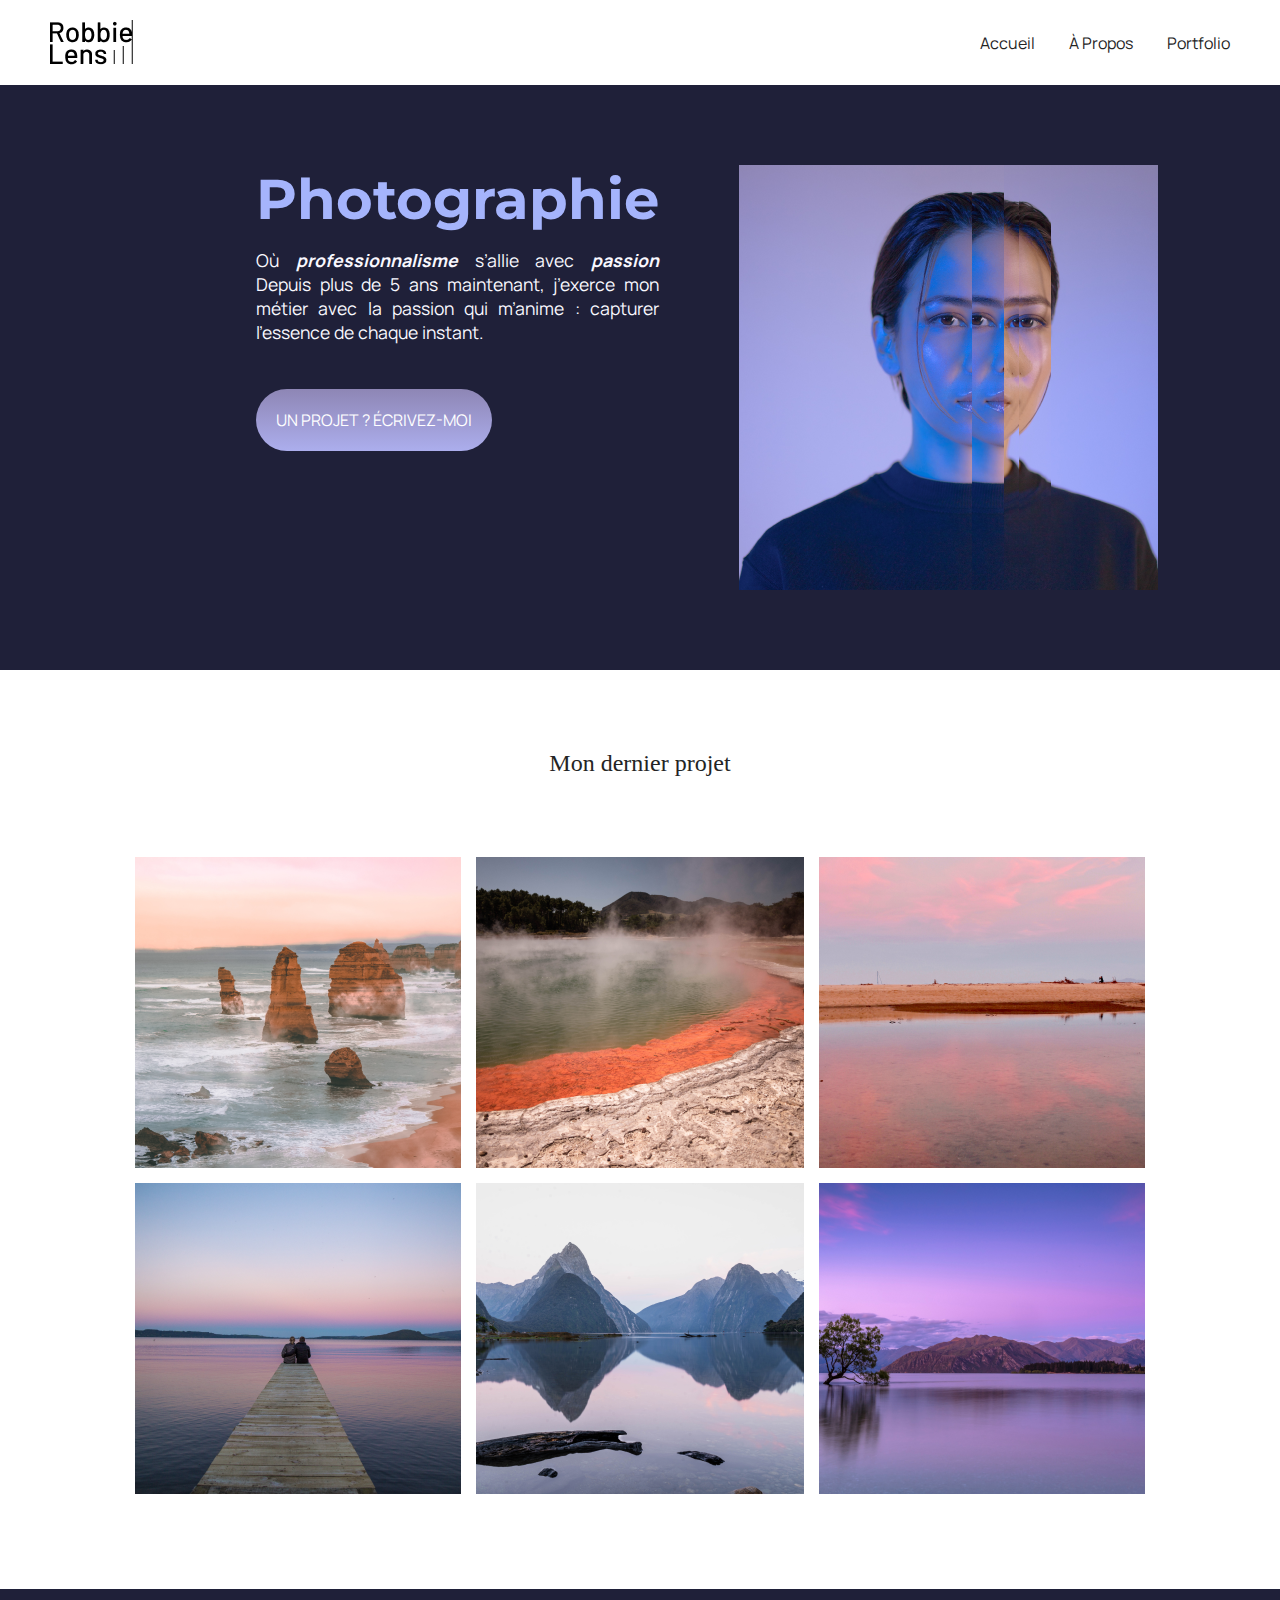
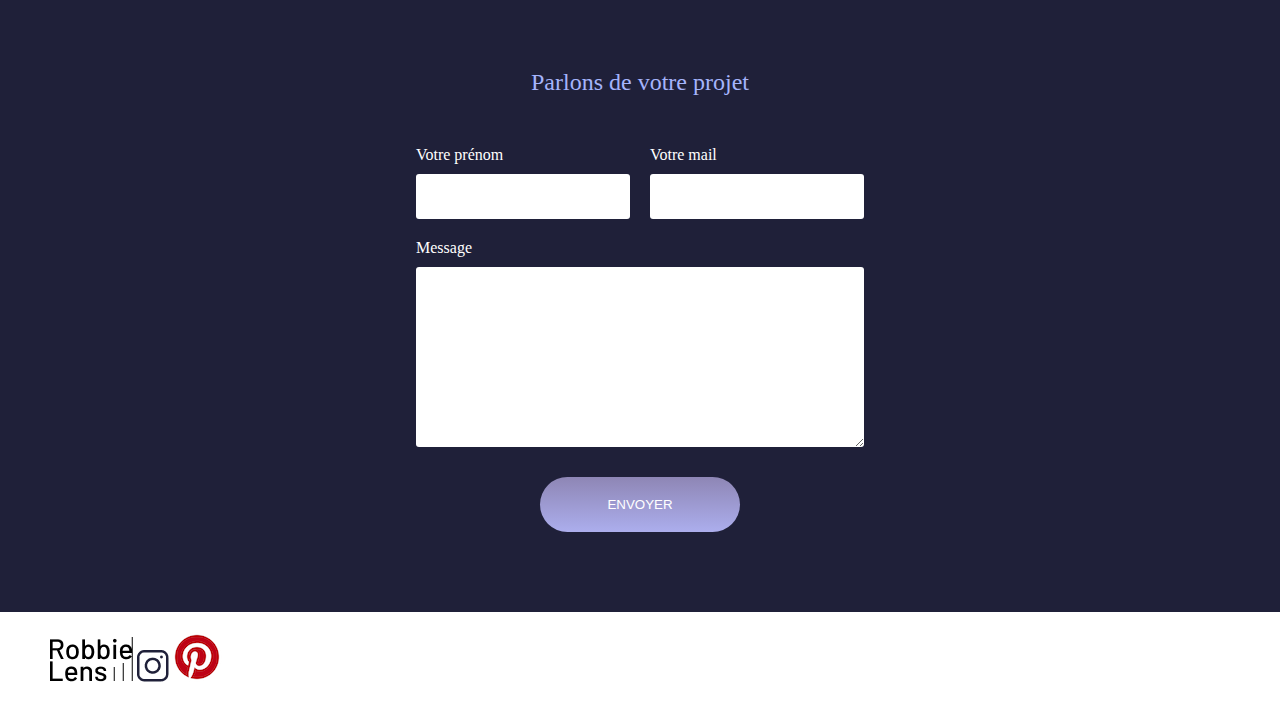
<file: index.html>
<!DOCTYPE html>
<html lang="fr">
    <head>
        <meta charset="utf-8">
        <!-- Typos Google Font -->
        <!-- Manrope -->
        <link rel="preconnect" href="https://fonts.googleapis.com">
<link rel="preconnect" href="https://fonts.gstatic.com" crossorigin>
<link href="https://fonts.googleapis.com/css2?family=Manrope:wght@200..800&display=swap" rel="stylesheet">

        <!-- Montserrat -->
        <link rel="preconnect" href="https://fonts.googleapis.com">
<link rel="preconnect" href="https://fonts.gstatic.com" crossorigin>
<link href="https://fonts.googleapis.com/css2?family=Manrope:wght@200..800&family=Montserrat:ital,wght@0,100..900;1,100..900&display=swap" rel="stylesheet">

        <!-- Title & Link -->

        <title>Accueil – Robbie Lens Photographie</title>
        <link rel="stylesheet" href="style.css"/>
    </head>
    <body>
        <header>
            <nav> 
                <img src="logo-robbie-lens.png" alt="logo de la photographe robbie lens">
<div class="top-page"> 
        <!-- Ceci est un commentaire -->
        <a href="index.html">Accueil</a>
         <a href="a-propos.html">À Propos</a>
         <a href="portfolio.html">Portfolio</a>
        
   
    </div>
</nav>
    </header>
    <main> 
        <section class="accueil-introduction">
        <div> 
        <h1>Photographie</h1>


    <p>Où <em>professionnalisme</em> s’allie avec <em>passion</em> Depuis plus de 5 ans maintenant, j’exerce mon métier avec la passion
        qui m’anime : capturer l’essence de chaque instant.</p>

        <a href="#contact" class="cta">UN PROJET ? ÉCRIVEZ-MOI</a>

    </div>
    <img src="robbie-lens.png" alt="Portrait Robbie Lens photographe">
            
        

    </section>

        <section class="accueil-photos">
            <h2>Mon dernier projet</h2>

            <div>
                <img src="element-1.png" alt="Twelve apostles - Australie" >
                <img src="element-2.png" alt="Wai-O-Tapu - Nouvelle-Zélande" >
                <img src="element-3.png" alt="Parc National d’Abel Tasman - Nouvelle-Zélande" >
            </div>
            <div>
                <img src="element-4.png" alt="Lac Rotorua - Nouvelle-Zélande" >
                <img src="element-5.png" alt="Milford Sound - Nouvelle-Zélande" >
                <img src="element-6.png" alt="Lac Wanaka - Nouvelle-Zélande" >
            </div>

        </section>

        <section id="contact" class="section-contact">
            <h2>Parlons de votre projet</h2>
            <form method="get" action=""> 
                <div class="form-nom-email">
                    <div class="form-column">
                
                <label for="prenom">Votre prénom</label> <input type="text" id="prenom" name="prenom">
            </div>
                <div class="form-column">

                <label for="email">Votre mail</label> <input type="email" id="email" name="email">

            </div>
        </div>
        <label for="message">Message</label>
                <textarea name="message" id="message" rows="10"></textarea>
                <input type="submit" value="ENVOYER" class="cta" >
        </form>

        </section>

    </main>
<footer> 
    <div class="bottom-page"> 

         <!-- Logo non cliquable entreprise de la photographe -->

         <img src="logo-robbie-lens.png" alt="logo de la photographe robbie lens">

     <!-- Logos cliquables RS -->

        <a target="_blank" href="https://www.instagram.com/" class="lien-icone">
            <img src="instagram.png" alt="Logo Insta">
        </a>
       
        <a target="_blank" href="https://www.pinterest.fr/" class="lien-icone">
<img src="pinterest-logo.png" alt="Logo Pinterest">
         </a>
        </div>
    </footer>
    </body>
</html>
</file>
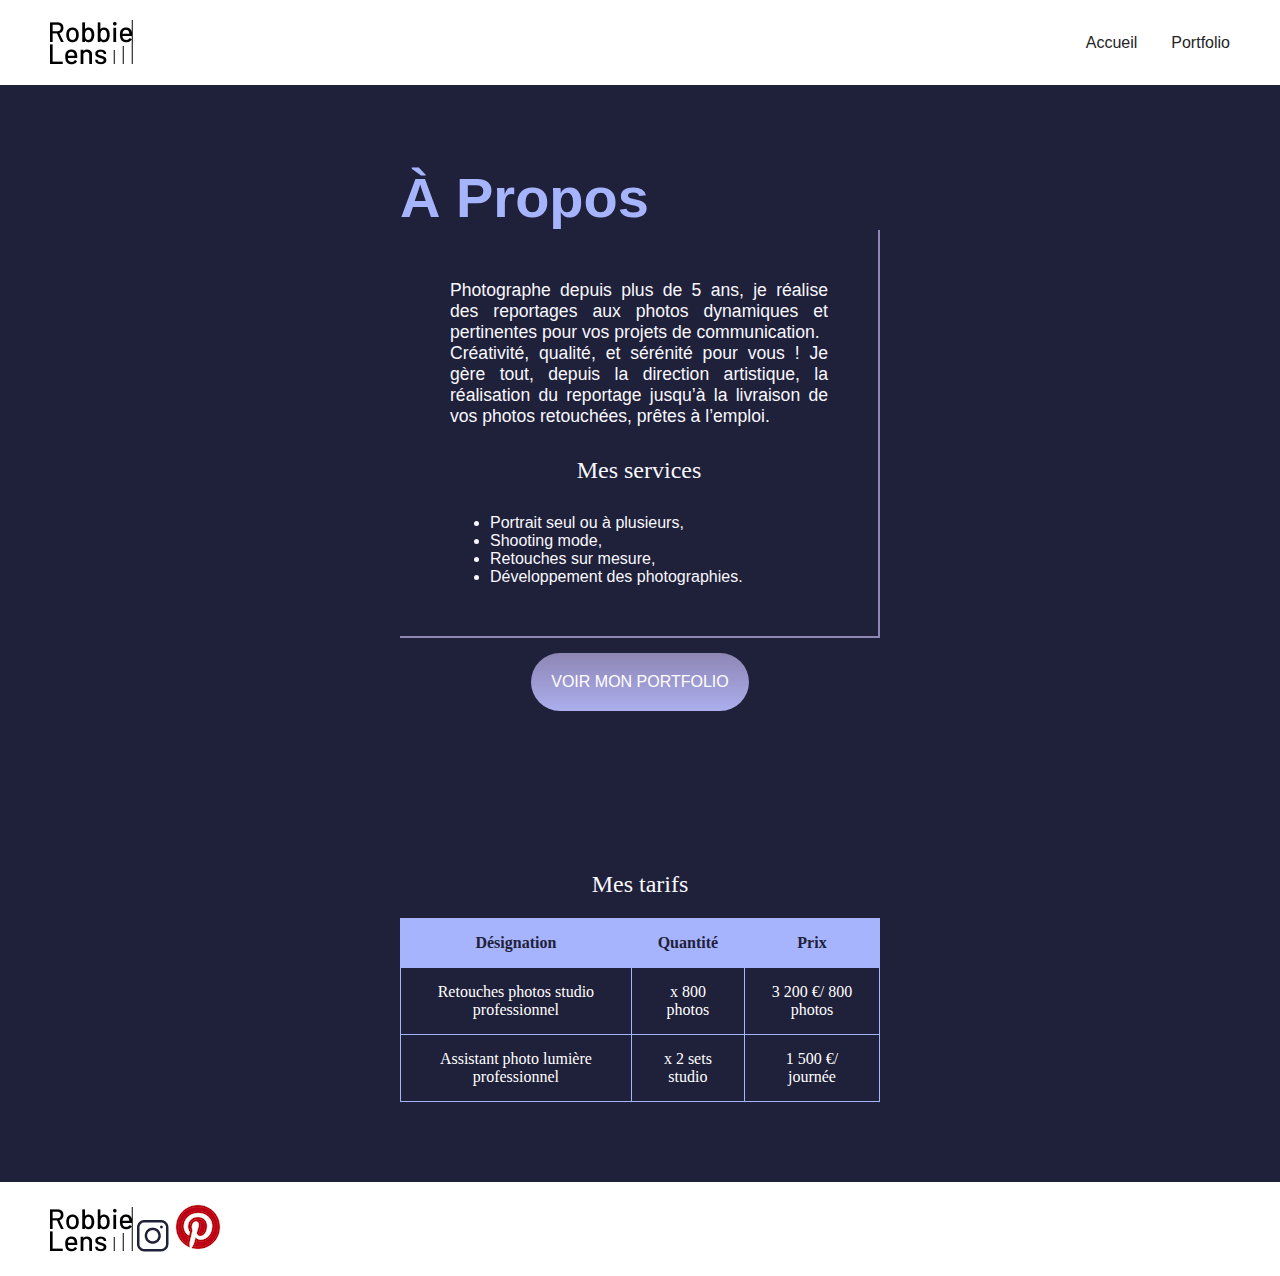
<file: a-propos.html>
<!DOCTYPE html>
<html lang="fr">

<head>
    <meta charset="utf-8">
    <title>À propos - Robbie Lens Photographie</title>
    <link rel="stylesheet" href="style.css"/>
</head>

<body>
    <header>
        <nav> 
            <img src="logo-robbie-lens.png" alt="logo de la photographe robbie lens">
<div class="top-page"> 
    <a href="index.html">Accueil</a>
     
     <a href="portfolio.html">Portfolio</a>
    

</div>
</nav>
            </header>
    <main class="a-propos-main">
<section> 
    <h1>À Propos</h1>
    <div class="carre-bordure"> 
    <p>Photographe depuis plus de 5 ans, je réalise des reportages aux photos dynamiques et pertinentes pour vos projets de communication.<br> Créativité, qualité, et sérénité pour vous ! Je gère tout, depuis la direction artistique, la réalisation du reportage jusqu’à la livraison de vos photos retouchées, prêtes à l’emploi.</p>
<h2 class="mes-services-h2">Mes services</h2>
<ul class="mes-services-liste">
    <li>Portrait seul ou à plusieurs,</li>
    <li>Shooting mode,</li>
    <li>Retouches sur mesure,</li>
    <li>Développement des photographies.</li>
</ul>

</div>

<div>
    <a href="portfolio.html" class="cta">VOIR MON PORTFOLIO</a>
</div>

</section>

<section>

<h2 class="h2-tarifs">Mes tarifs</h2>

<table>
<thead>
    <tr> 
    <th>Désignation</th>
    <th>Quantité</th>
    <th>Prix</th>
</tr>
</thead>

<tbody>
<tr>
    <td>Retouches photos studio professionnel</td>
    <td>x 800 photos</td>
    <td>3 200 €/ 800 photos</td>
    
</tr>

<tr>
    <td>Assistant photo lumière professionnel</td>
    <td>x 2 sets studio</td>
    <td>1 500 €/ journée</td>
    
</tr>

</tbody>
</table>

</section>
</main>

<footer> 

<div class="bottom-page">
<!-- Logo non cliquable entreprise de la photographe -->

<img src="logo-robbie-lens.png" alt="logo de la photographe robbie lens">


<!-- Logos cliquables RS -->

<a target="_blank" href="https://www.instagram.com/" class="lien-icone">
    <img src="instagram.png" alt="Logo Insta">
</a>

<a target="_blank" href="https://www.pinterest.fr/" class="lien-icone">
<img src="pinterest-logo.png" alt="Logo Pinterest">
 </a>
</div>

</footer>

</body>

</html>
</file>
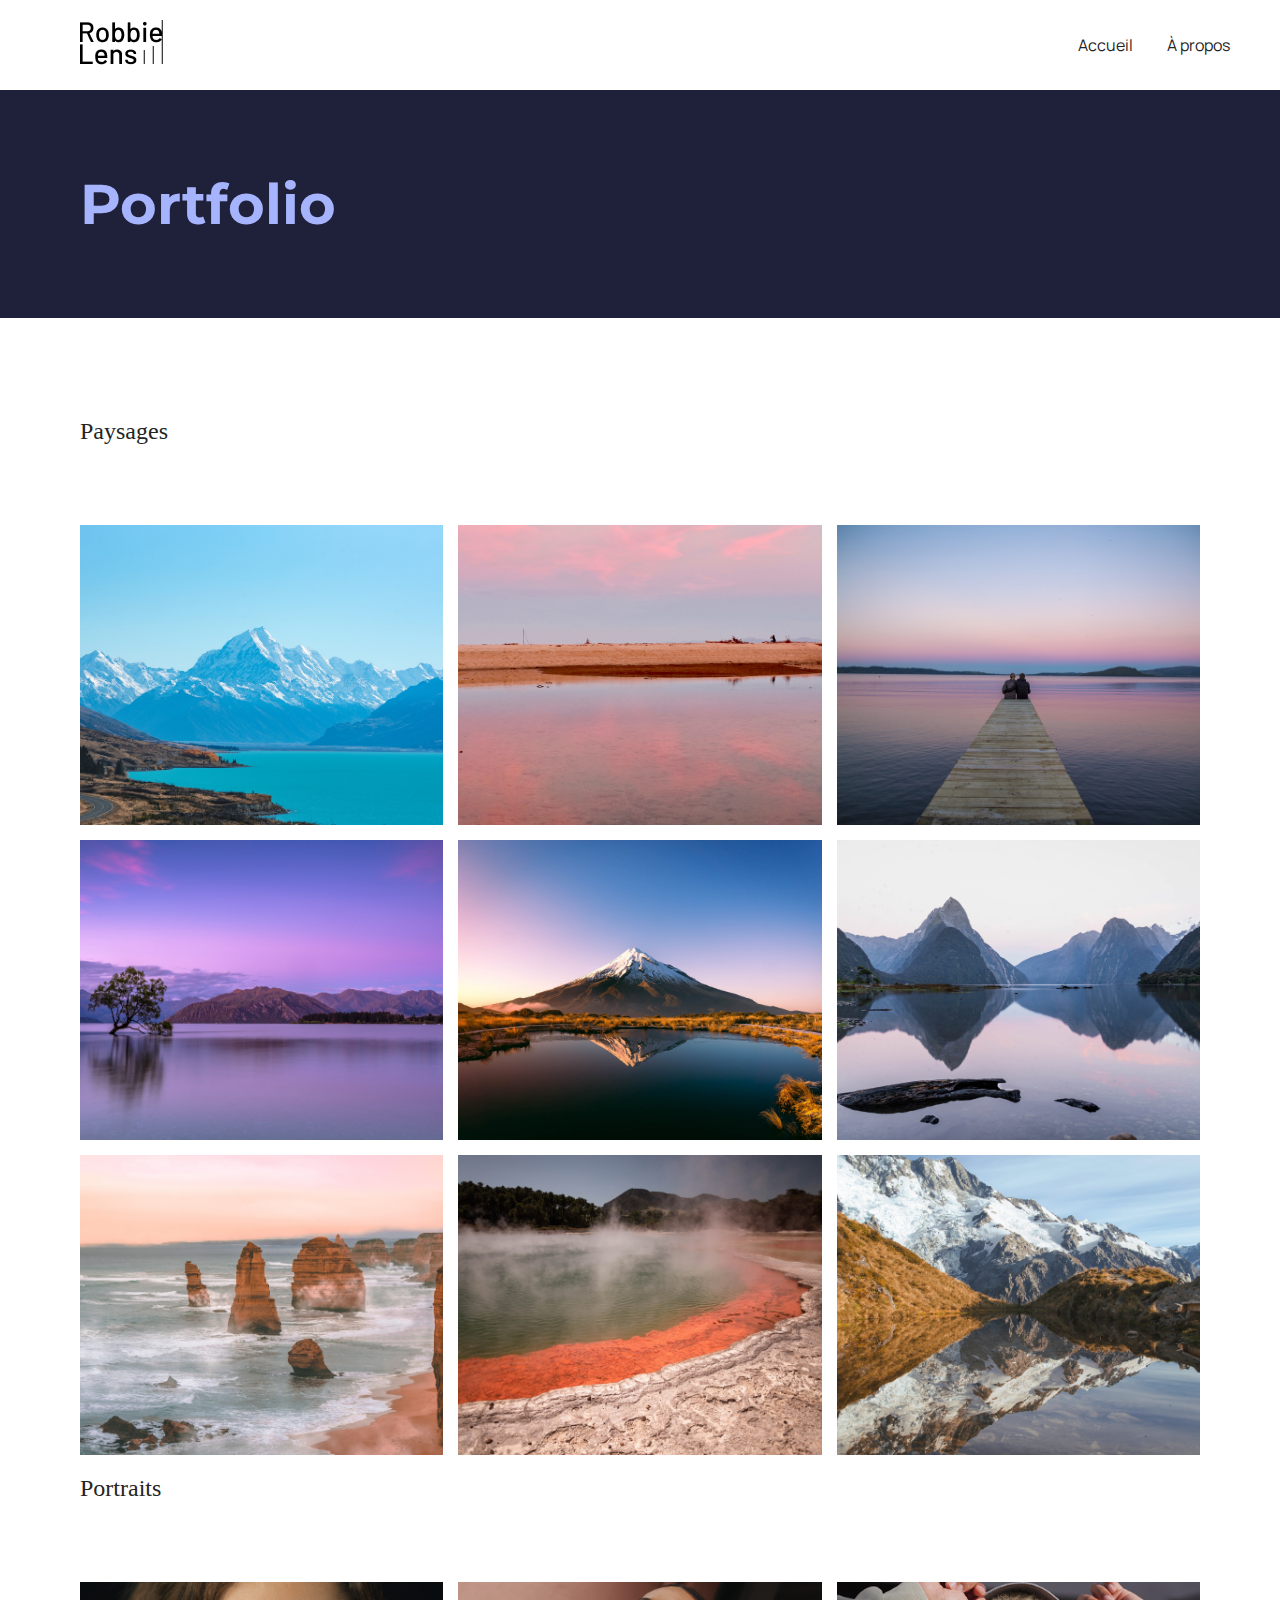
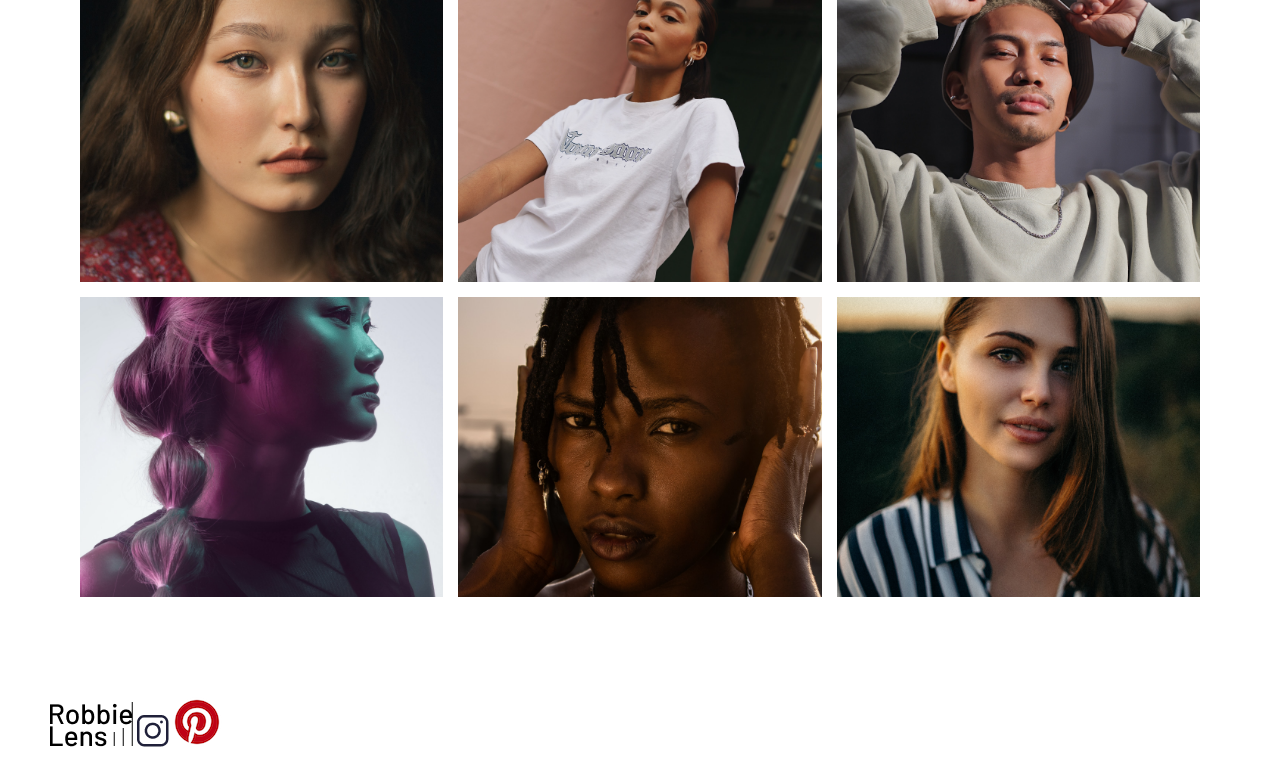
<file: portfolio.html>
<!DOCTYPE html>
<html lang="fr">

<head>
    <meta charset="utf-8" >
    <title>Portfolio - Robbie Lens Photographie</title>
    <link href="style.css" rel="stylesheet" >
    <link rel="preconnect" href="https://fonts.googleapis.com">
    <link rel="preconnect" href="https://fonts.gstatic.com" crossorigin>
    <link href="https://fonts.googleapis.com/css2?family=Manrope&family=Montserrat&display=swap" rel="stylesheet">
</head>

<body>
    <header>
        <nav>
            <a href="index.html" class="lien-icone">
                <img src="logo-robbie-lens.png" alt="logo de la photographe robbie lens">
            </a>
            <div>
                <a href="index.html">Accueil</a>
                <a href="a-propos.html">À propos</a>
            
            </div>
        </nav>
    </header>
    <main>
        <section>
            <h1>Portfolio</h1>
        </section>
        <section class="portfolio-section-photos">
            <h2>Paysages</h2>
            <div class="grid-paysages">
                <a href="portfolio-images/paysage1.jpg" class="lien-conteneur-photo">
                <img src="portfolio-images/paysage1.jpg" alt="Mont Aoraki - Nouvelle-Zélande">
                <div class="photo-hover">Voir la photo</div>
            </a>

                <a href="portfolio-images/paysage2.jpg" class="lien-conteneur-photo">
                <img src="portfolio-images/paysage2.jpg" alt="Parc National d’Abel Tasman - Nouvelle-Zélande">
                <div class="photo-hover">Voir la photo</div>
            </a>
                <a href="portfolio-images/paysage3.jpg" class="lien-conteneur-photo">
                <img src="portfolio-images/paysage3.jpg" alt="Lac Rotorua - Nouvelle-Zélande">
                <div class="photo-hover">Voir la photo</div>

            </a>
                <a href="portfolio-images/paysage4.jpg" class="lien-conteneur-photo">
                <img src="portfolio-images/paysage4.jpg" alt="Lac Wanaka - Nouvelle-Zélande">
                <div class="photo-hover">Voir la photo</div>
</a>
                <a href="portfolio-images/paysage5.jpg" class="lien-conteneur-photo">
                <img src="portfolio-images/paysage5.jpg" alt="Mont Taranaki - Nouvelle-Zélande">
                <div class="photo-hover">Voir la photo</div>
            </a>


                <a href="portfolio-images/paysage6.jpg" class="lien-conteneur-photo">
                <img src="portfolio-images/paysage6.jpg" alt="Milford Sound - Nouvelle-Zélande">
                <div class="photo-hover">Voir la photo</div>
            </a>

                <a href="portfolio-images/paysage7.jpg" class="lien-conteneur-photo">
                <img src="portfolio-images/paysage7.jpg" alt="Twelve Apostle - Australie">
                <div class="photo-hover">Voir la photo</div>
            </a>

                <a href="portfolio-images/paysage8.jpg" class="lien-conteneur-photo">
                <img src="portfolio-images/paysage8.jpg" alt="Wai-O-Tapu - Nouvelle-Zélande">
                <div class="photo-hover">Voir la photo</div>
            </a>

                <a href="portfolio-images/paysage9.jpg" class="lien-conteneur-photo">
                <img src="portfolio-images/paysage9.jpg" alt="Mont Cook - Nouvelle Zélande">
                <div class="photo-hover">Voir la photo</div>
            </a>
            </div>
            <h2>Portraits</h2>
            <div class="grid-portraits">
                <a href="portfolio-images/portrait1.jpg" class="lien-conteneur-photo">
                <img src="portfolio-images/portrait1.jpg" alt="Portrait jeune femme 1">
                <div class="photo-hover">Voir la photo</div>
            </a>

                <a href="portfolio-images/portrait2.jpg" class="lien-conteneur-photo">
                <img src="portfolio-images/portrait2.jpg" alt="Portrait jeune femme 2">
                <div class="photo-hover">Voir la photo</div>
            </a>

                <a href="portfolio-images/portrait3.jpg" class="lien-conteneur-photo">
                <img src="portfolio-images/portrait3.jpg" alt="Portrait jeune homme 3">
                <div class="photo-hover">Voir la photo</div>
            </a>

                <a href="portfolio-images/portrait4.jpg" class="lien-conteneur-photo">
                <img src="portfolio-images/portrait4.jpg" alt="Portrait jeune femme 4">
                <div class="photo-hover">Voir la photo</div>
            </a>

                <a href="portfolio-images/portrait5.jpg" class="lien-conteneur-photo">
                <img src="portfolio-images/portrait5.jpg" alt="Portrait jeune femme 5">
                <div class="photo-hover">Voir la photo</div>
            </a>

                <a href="portfolio-images/portrait6.jpg" class="lien-conteneur-photo">
                <img src="portfolio-images/portrait6.jpg" alt="Portrait jeune femme 6">
                <div class="photo-hover">Voir la photo</div>
            </a>

            </div>
        </section>
    </main>
    <footer>
        <div class="bottom-page">
            <!-- Logo non cliquable entreprise de la photographe -->
            
            <img src="logo-robbie-lens.png" alt="logo de la photographe robbie lens">
            
            
            <!-- Logos cliquables RS -->
            
            <a target="_blank" href="https://www.instagram.com/" class="lien-icone">
                <img src="instagram.png" alt="Logo Insta">
            </a>
            
            <a target="_blank" href="https://www.pinterest.fr/" class="lien-icone">
            <img src="pinterest-logo.png" alt="Logo Pinterest">
             </a>
            </div>
            
    </footer>
</body>

</html>
</file>
<file: style.css>
* {
    margin: 0;
}

.top-page {
    background-color: white;
}

header,
footer {
  background-color: white;
  padding: 20px 50px;
}

body {
    background-color: #1F2039;
}

h1 {
    color: #a5b4fc;
    font-family: "Montserrat", sans-serif;
    font-size: 3.5em;
    font-weight: 700;
}

h2 {
    color: #F9F8FF;
    font-weight: 400;
}

h3 {
    color: rgb(146, 47, 207);
    font-weight: 200;
}

p {

    color: #F9F8FF;
    font-size: 1.1em;
    font-family: "Manrope", sans-serif;
    text-align: justify;
    }


a {

    color: #242424;
    font-size: 1em;
font-family: "Manrope", sans-serif;
text-decoration: none;
}
a:hover {
    text-decoration: underline;
}

ul {

    font-size: 1em;
font-family: "Manrope", sans-serif;
color: #F9F8FF;

}

em {

    font-weight: bold;

}



.bottom-page {
    background-color: white;
     
}

.lien-icone:hover {

    opacity: 0.5;
}

body {
    background-color: #1F2039;
}

.cta {
    background: linear-gradient(#8e86b5, #acaeed);
    color: white;
    border-radius: 50px;
    display: inline-block;
    padding: 20px;
    margin-top: 15px;
    text-align: center;
  }

  a:cta {
    background: linear-gradient(#696484, #8788BA) ;
text-decoration: none; 


}

  .carre-bordure {

    border-bottom: 2px solid #8e86b5;
    border-right: 2px solid #8e86b5;
    padding: 50px;
    
  }

  .carre-bordure + div {
    text-align: center;
  }

  .mes-services-h2 {
    margin-top: 30px;
    text-align: center;
  
  }
  
  .mes-services-liste {
    margin-top: 30px;
    
  }
  

  section {
padding: 80px;
  }

  .a-propos-main {
    width: 50%;
    margin: auto;
  }

  nav {
    display: flex;
    flex-direction: row;
    align-items: center;
    justify-content: space-between;
  }

  nav a {

    margin-left: 30px;
  }

  .accueil-introduction {
    display: flex;
    flex-direction: row;
    width: 60%;
    align-items: flex-start;
    margin: auto;
  
  }

  .accueil-introduction h1 {
    margin-bottom: 15px;
  }
  
  .accueil-introduction p {
    margin-bottom: 30px;
  }

  .accueil-introduction div {
    padding-right: 80px;
  }

  .accueil-photos {
    background-color: white;
    padding: 80px;

  }
  .accueil-photos h2 {
    color: #242424;
    text-align: center;
    margin-bottom: 80px;
  }
  
  .accueil-photos div {
    display: flex;
    flex-direction: row;
    gap: 15px;
    justify-content: center;
    margin-bottom: 15px;
  }

  .portfolio-section-photos {
    background-color: white;
  }
  .portfolio-section-photos h2 {
    color: #242424;
    margin-bottom: 80px;
    margin-top: 20px;
    
  }
  .grid-paysages {
    display: grid;
    grid-template-columns: 1fr 1fr 1fr;
    grid-template-rows: 300px 300px 300px;
    gap: 15px;
  }
  .grid-paysages img,
.grid-portraits img {
  width: 100%;
  height: 100%;
  object-fit: cover;
}

.grid-portraits {
  display: grid;
  grid-template-columns: 1fr 1fr 1fr;
  grid-template-rows: 300px 300px;
  gap: 15px;
}
.lien-conteneur-photo {
  position: relative;
}
.photo-hover {
  position: absolute;
  top: 0;
  left: 0;
  right: 0;
  bottom: 0;
  display: flex;
  align-items: center;
  justify-content: center;
  font-size: 1.5em;
  color: white;
  background-color: rgba(0, 0, 0, 0.7);
  display: none;
}

.lien-conteneur-photo:hover .photo-hover {
  display: flex;
}

table {

  border-collapse: collapse;
  text-align: center;
  width: 100%;
}

td {

  border: 1px solid #a5b4fc;
  color: white;
  padding: 15px;
}

  th {
    border: 1px solid #a5b4fc;
    background-color: #a5b4fc;
    color:#1F2039 ;
    padding: 15px;
  }

  .h2-tarifs {
    margin-bottom: 20px;
    text-align: center;
  }

  .section-contact h2 {
    color: #a5b4fc;
    text-align: center;
    margin-bottom: 50px;
  }

  form {
    display: flex;
    flex-direction: column;
    width: 40%;
    margin: auto;
    color: white;
  }
  .form-nom-email {
    display: flex;
    flex-direction: row;
    gap: 20px;
    
  }
  .form-column {
    flex: 1;
    display: flex;
    flex-direction: column;
    margin-bottom: 20px;
  }
  
  input,
textarea {
  padding: 15px;
  border-radius: 3px;
  border: none;
  color:#2b2e8f;
}
label {
  margin-bottom: 10px;
}

input[type='submit'] {
  width: 200px;
  margin: auto;
  margin-top: 30px;
}

@media screen and (max-width: 996px) {
  .accueil-introduction {
    flex-direction: column;
    align-items: center;
    justify-content: center;
  }
  .accueil-introduction div {
    padding-right: 0;
    text-align: center;
    order: 2;
  }

  .accueil-introduction img {
    order: 1;
    margin-bottom: 20px;
    width: 100%;
  }

  .accueil-photos {
    padding: 20px;
  }

  .accueil-photos div {
    flex-direction: column;
  }

  .section-contact {
    padding: 50px 20px;
  }

  .form-nom-email {
    flex-direction: column;
    gap: 0;
  }

  .grid-paysages {
    grid-template-columns: 1fr;
    gap: 15px;
  }

  .grid-portraits {
    grid-template-columns: 1fr;
    gap: 15px;
  }
  .section-tarifs {
    display: none;
  }
}
</file>
